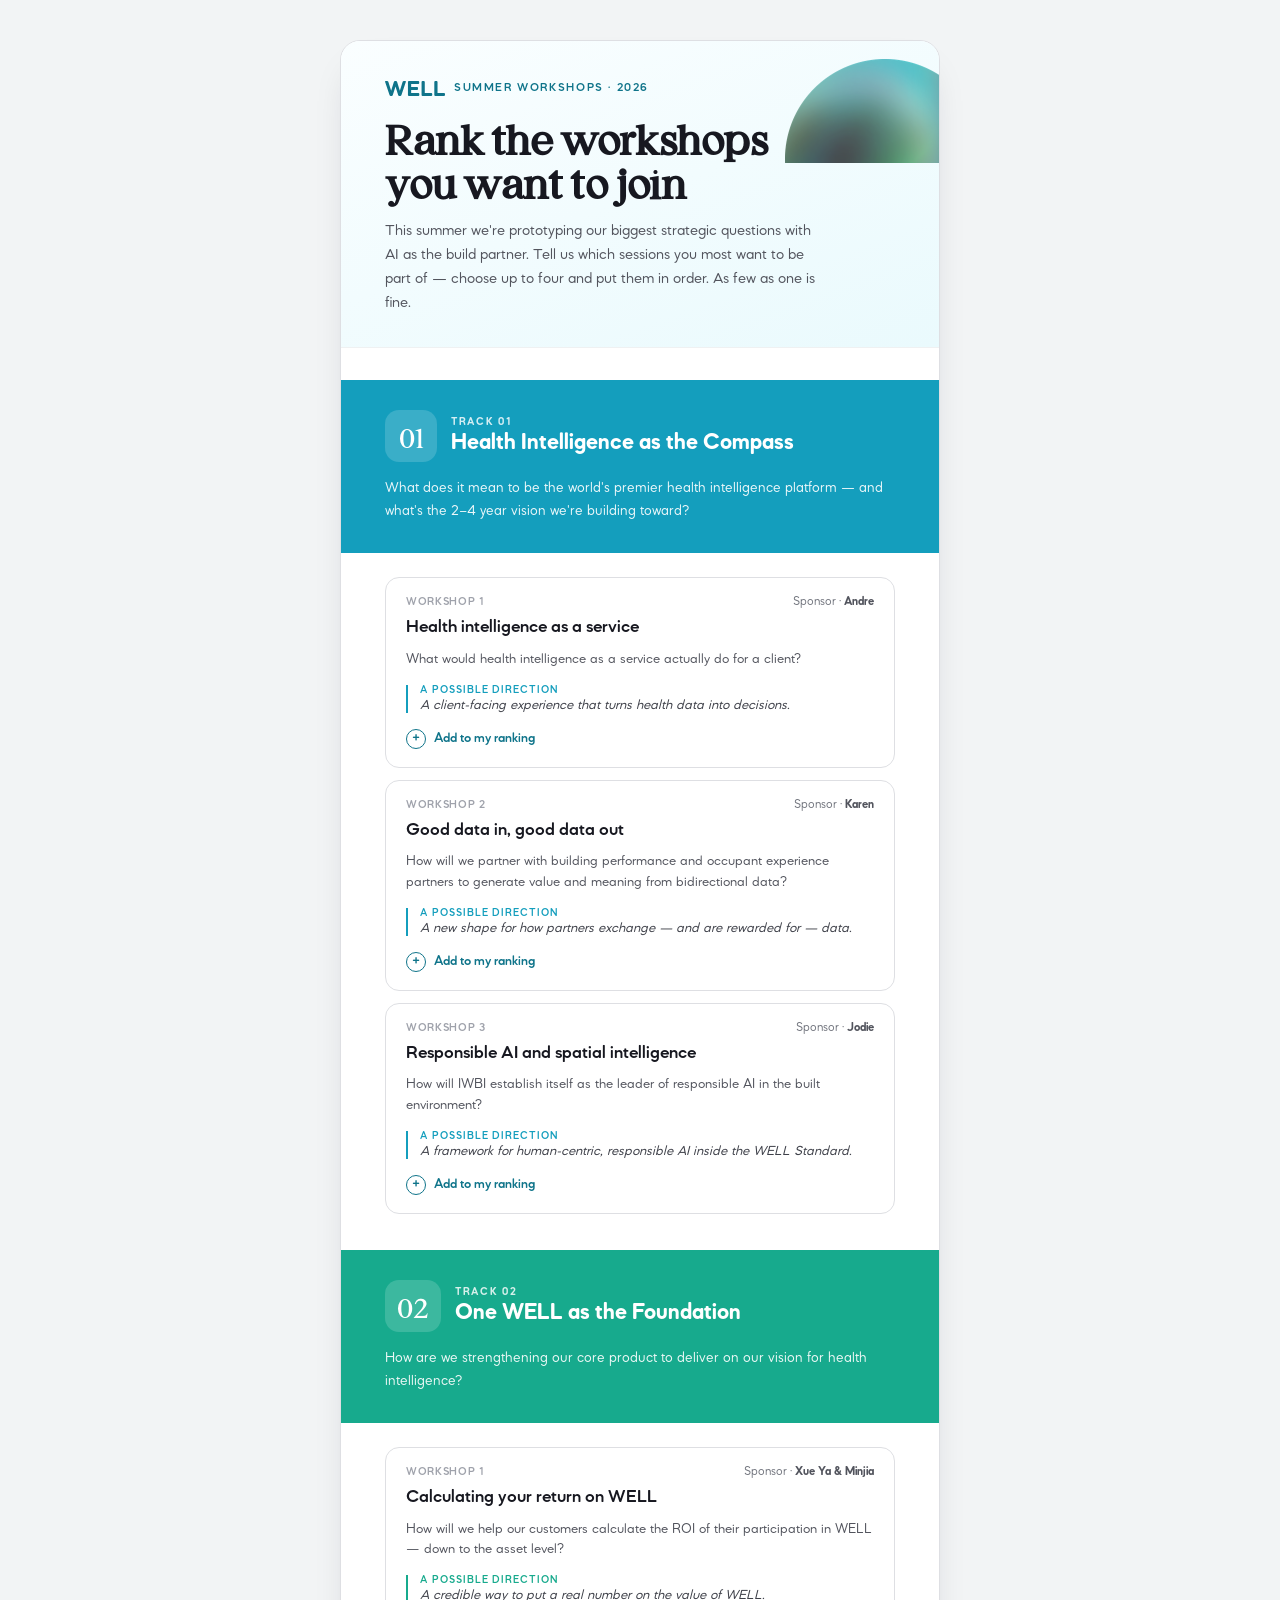
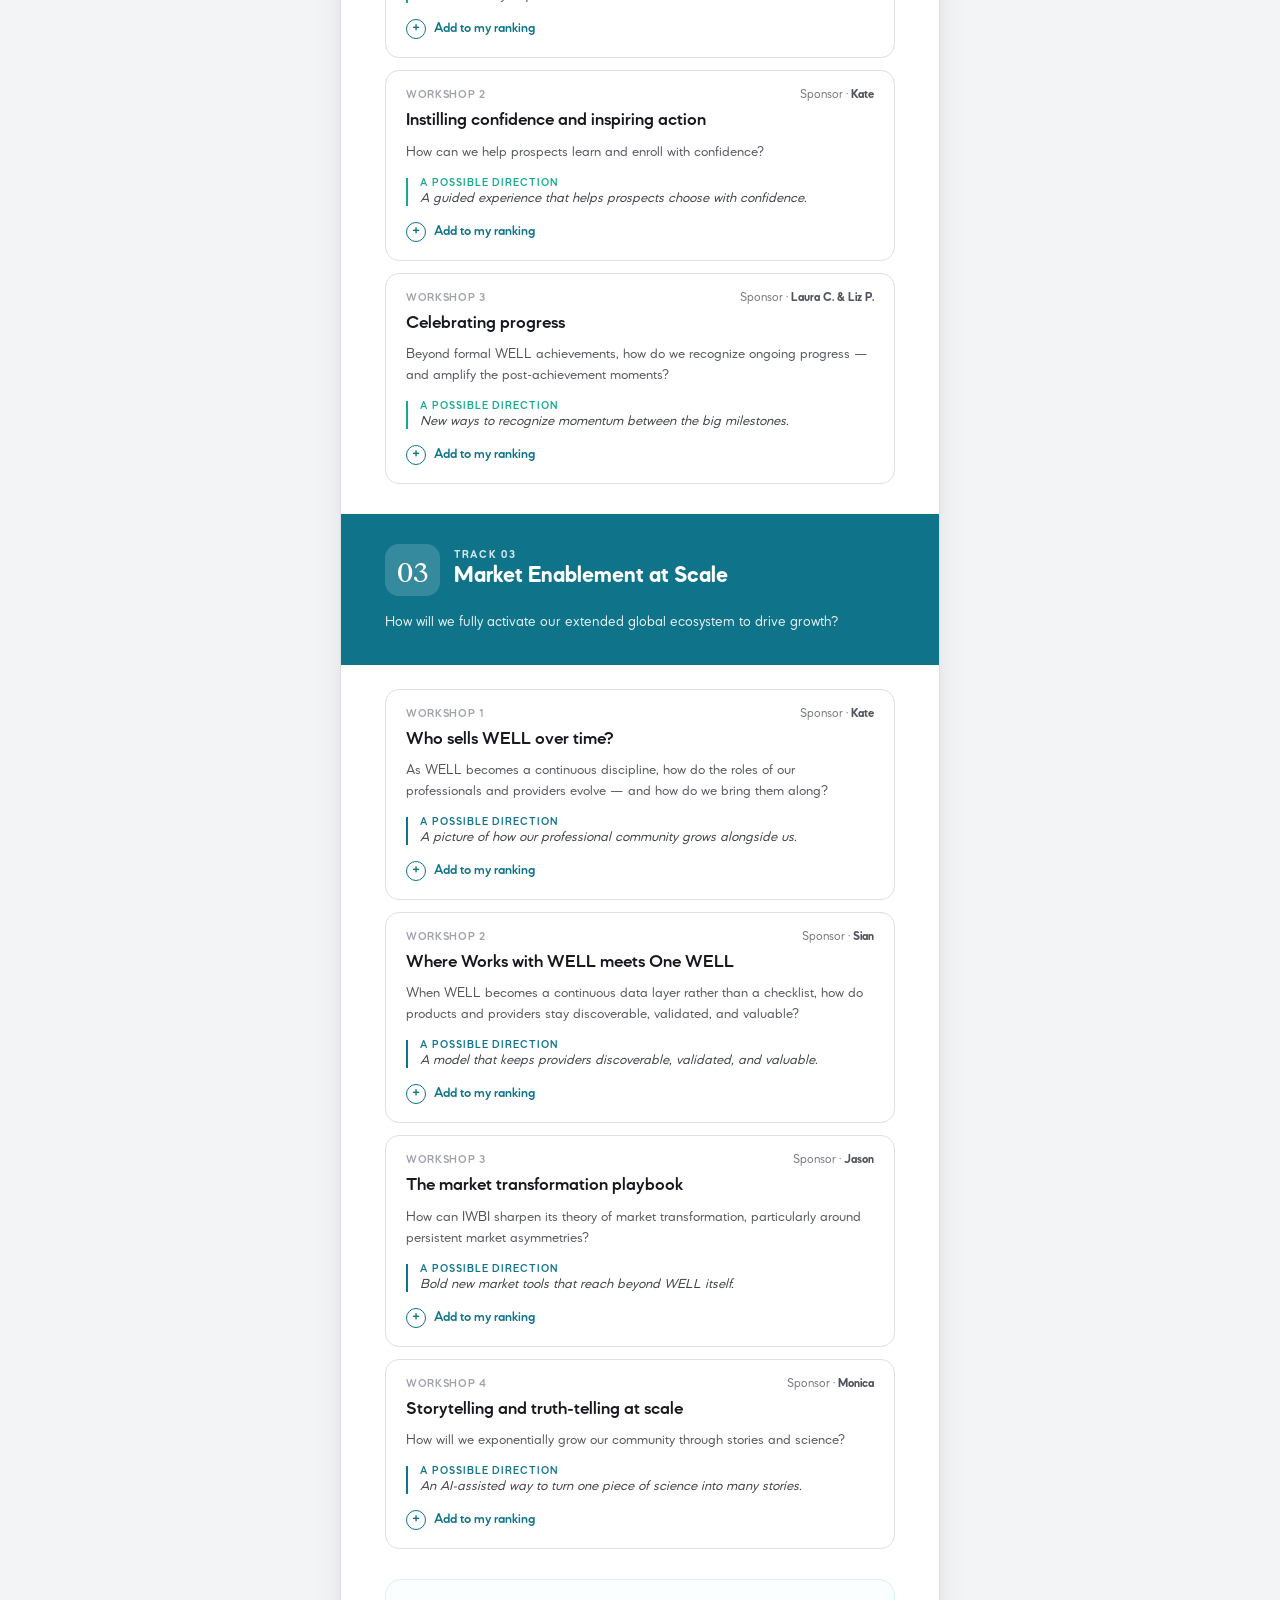
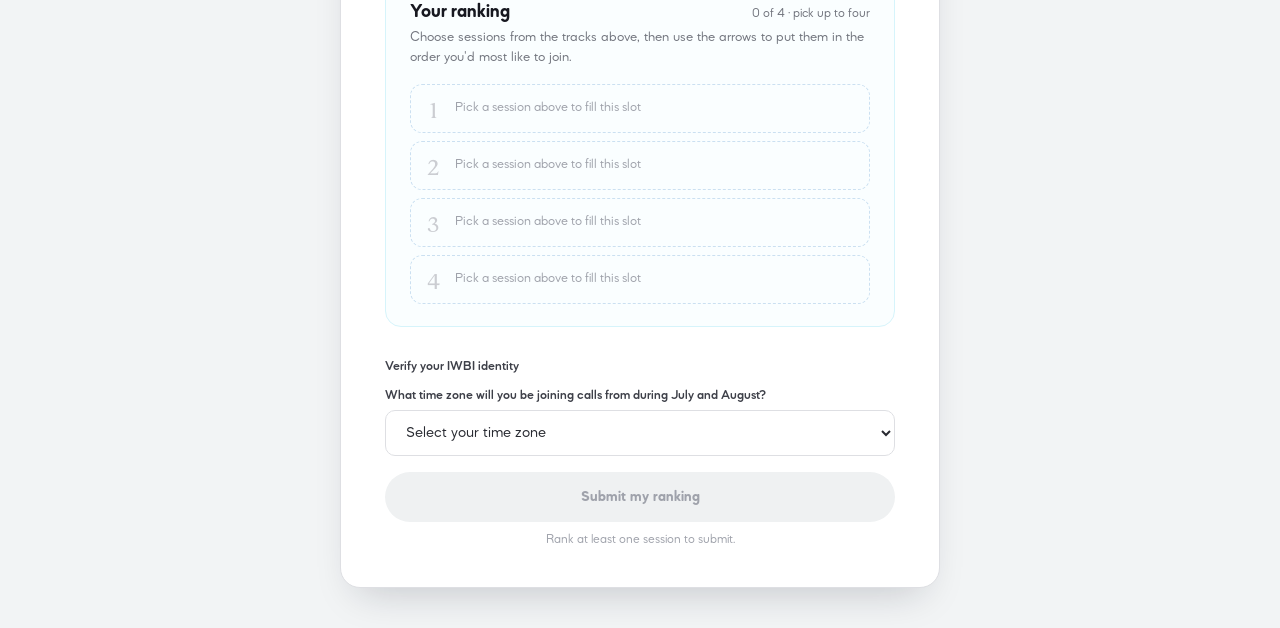
<file: docs/index.html>
<!DOCTYPE html>
<html lang="en">
<head>
<meta charset="utf-8">
<meta name="viewport" content="width=device-width, initial-scale=1">
<title>IWBI Summer Workshops — Rank Your Picks</title>
<meta name="description" content="Rank the summer workshop sessions you'd most like to build.">
<link rel="stylesheet" href="styles.css?v=2">
</head>
<body>

<div class="page">
  <div class="card">

    <!-- FORM VIEW -->
    <div id="form-view">

      <!-- HERO -->
      <div class="hero">
        <img class="hero-sphere" src="assets/half-sphere.png" alt="">
        <div class="hero-inner">
          <div class="hero-badge">
            <svg width="60" height="15" viewBox="0 0 64 16" fill="none" aria-hidden="true"><path d="M53.5868 0H55.0485C55.6026 0 56.0325 0.404706 56.0325 0.969412V12.8941H63.016C63.5701 12.8941 64 13.2988 64 13.8447V15.0306C64 15.5765 63.5701 16 63.016 16H53.5868C53.0327 16 52.6028 15.5765 52.6028 15.0306V0.969412C52.6028 0.404706 53.0423 0 53.5868 0Z" fill="currentColor"></path><path d="M39.9826 0H41.4442C41.9983 0 42.4282 0.404706 42.4282 0.969412V12.8941H49.4118C49.9659 12.8941 50.3958 13.2988 50.3958 13.8447V15.0306C50.3958 15.5765 49.9659 16 49.4118 16H39.9826C39.4285 16 38.9986 15.5765 38.9986 15.0306V0.969412C38.9986 0.404706 39.4285 0 39.9826 0Z" fill="currentColor"></path><path d="M25.4615 0H35.5212C36.0944 0 36.5052 0.404706 36.5052 0.969412V2.15529C36.5052 2.70118 36.0944 3.12471 35.5212 3.12471H27.9072V6.37176H34.222C34.7761 6.37176 35.206 6.77647 35.206 7.32235V8.50824C35.206 9.07294 34.7761 9.47765 34.222 9.47765H27.9072V12.8941H35.6359C36.2091 12.8941 36.6199 13.2988 36.6199 13.8447V15.0306C36.6199 15.5765 36.2091 16 35.6359 16H25.4615C24.9074 16 24.4775 15.5765 24.4775 15.0306V0.969412C24.4775 0.404706 24.9074 0 25.4615 0Z" fill="currentColor"></path><path d="M2.26579 0C2.81989 0 3.37399 0.376471 3.53639 0.922353L6.56483 10.4941L9.51684 0.856471C9.66014 0.357647 10.1665 0 10.6728 0H11.6855C12.2109 0 12.7172 0.357647 12.8605 0.856471L15.8412 10.5035L18.8314 0.922353C18.9747 0.376471 19.5288 0 20.102 0H21.6401C22.1942 0 22.4808 0.404706 22.2898 0.922353L17.4653 15.1435C17.2933 15.6141 16.7965 16 16.2616 16H15.2489C14.7426 16 14.2362 15.6424 14.0929 15.1435L11.1887 5.92L8.25578 15.1435C8.11248 15.6424 7.60615 16 7.08071 16H6.08716C5.58083 16 5.0745 15.6235 4.91209 15.1435L0.0589489 0.922353C-0.13212 0.404706 0.154483 0 0.727688 0H2.26579Z" fill="currentColor"></path></svg>
            <span>SUMMER WORKSHOPS · 2026</span>
          </div>
          <h1>Rank the workshops you want to join</h1>
          <p>This summer we're prototyping our biggest strategic questions with AI as the build partner. Tell us which sessions you most want to be part of — choose up to four and put them in order. As few as one is fine.</p>
        </div>
      </div>

      <div class="body">

        <!-- TRACKS 01–03 -->
        <div id="tracks"></div>

        <!-- RANKING PANEL -->
        <div class="rank-panel">
          <div class="rank-panel-head">
            <h3>Your ranking</h3>
            <div class="rank-count"><span id="rank-count">0</span> of 4 · pick up to four</div>
          </div>
          <p class="rank-panel-desc">Choose sessions from the tracks above, then use the arrows to put them in the order you'd most like to join.</p>
          <div id="rank-slots" class="rank-slots"></div>
        </div>

        <!-- EMAIL + SUBMIT -->
        <div class="form-footer">
          <label>Verify your IWBI identity</label>
          <div id="g-signin-btn"></div>
          <div id="signed-in-as" class="signed-in-as hidden">
            <img id="signed-in-avatar" class="signed-in-avatar" alt="">
            <div>
              <div id="signed-in-name" class="signed-in-name"></div>
              <div id="signed-in-email" class="signed-in-email"></div>
            </div>
            <button id="signout-btn" type="button" class="signout-link">Not you?</button>
          </div>
          <p id="signin-error" class="signin-error hidden"></p>
          <label for="timezone-input">What time zone will you be joining calls from during July and August?</label>
          <select id="timezone-input" class="email-input tz-select">
            <option value="" disabled selected>Select your time zone</option>
            <option>Pacific Time (US)</option>
            <option>Mountain Time (US)</option>
            <option>Central Time (US)</option>
            <option>Eastern Time (US)</option>
            <option>UK (GMT/BST)</option>
            <option>Central Europe (CET/CEST)</option>
            <option>India (IST)</option>
            <option>China (CST)</option>
            <option>Australia (AEST/AEDT)</option>
            <option>Other</option>
          </select>
          <button id="submit-btn" class="submit-btn" disabled>Submit my ranking</button>
          <p id="submit-hint" class="submit-hint">Rank at least one session to submit.</p>
        </div>

      </div>
    </div>

    <!-- CONFIRMATION VIEW -->
    <div id="confirm-view" class="confirm hidden">
      <div class="confirm-check">
        <svg width="26" height="26" viewBox="0 0 24 24" fill="none" stroke="#17aa8d" stroke-width="2.4" stroke-linecap="round" stroke-linejoin="round"><path d="M20 6 9 17l-5-5"/></svg>
      </div>
      <h2>You're in.</h2>
      <p>Thanks — your ranking is recorded for <b id="confirm-email"></b>. We'll use everyone's picks to shape who builds what this summer.</p>
      <div class="confirm-box">
        <div class="confirm-box-label">Your ranking</div>
        <div id="confirm-rows"></div>
      </div>
      <div class="confirm-actions">
        <button id="copy-btn" class="btn-secondary">Copy summary</button>
        <button id="edit-btn" class="btn-primary">Edit my picks</button>
      </div>
    </div>

  </div>
</div>

<script src="https://accounts.google.com/gsi/client" async></script>
<script src="app.js?v=2"></script>
</body>
</html>
</file>
<file: docs/styles.css>
/* IWBI Summer Workshop Signup — pixel match of Claude Design export (project/Workshop Signup.dc.html) */

@font-face { font-family:"Mazzard Soft M"; src:url("fonts/mazzardsoftm-light.otf") format("opentype"); font-weight:300; font-display:swap; }
@font-face { font-family:"Mazzard Soft M"; src:url("fonts/mazzardsoftm-regular.otf") format("opentype"); font-weight:400; font-display:swap; }
@font-face { font-family:"Mazzard Soft M"; src:url("fonts/mazzardsoftm-medium.otf") format("opentype"); font-weight:500; font-display:swap; }
@font-face { font-family:"Mazzard Soft M"; src:url("fonts/mazzardsoftm-semibold.otf") format("opentype"); font-weight:600; font-display:swap; }
@font-face { font-family:"Mazzard Soft M"; src:url("fonts/mazzardsoftm-bold.otf") format("opentype"); font-weight:700; font-display:swap; }
@font-face { font-family:"FtMade"; src:url("fonts/FTMade-Regular.woff2") format("woff2"), url("fonts/FTMade-Regular.woff") format("woff"); font-weight:400; font-display:swap; }

* { box-sizing:border-box; }
html, body { margin:0; }
body {
  font-family:"Mazzard Soft M", ui-sans-serif, system-ui, sans-serif;
  -webkit-font-smoothing:antialiased;
  font-feature-settings:"ss01" on,"ss03" on;
  background:#f2f4f5;
}

@keyframes fadeUp { from { opacity:0; transform:translateY(8px); } to { opacity:1; transform:none; } }

input::placeholder { color:#9fa2ab; }
input:focus { outline:none; border-color:#39c9ea !important; box-shadow:0 0 0 3px rgba(57,201,234,.25); }

/* ── Page shell ───────────────────────────────────────────── */
.page {
  min-height:100vh;
  padding:40px 20px;
  display:flex;
  justify-content:center;
  align-items:flex-start;
}
.card {
  --pad: 44px;
  width:600px;
  max-width:100%;
  background:#fff;
  border:1px solid #dedfe3;
  border-radius:20px;
  box-shadow:0 20px 40px -18px rgba(16,24,40,.22);
  overflow:hidden;
}

/* ── Hero ─────────────────────────────────────────────────── */
.hero {
  position:relative;
  padding:40px var(--pad) 32px;
  background:linear-gradient(160deg,#fafeff 0%,#eafafd 100%);
  border-bottom:1px solid #eff1f2;
  overflow:hidden;
}
.hero-sphere { position:absolute; right:-46px; top:-30px; width:200px; height:200px; object-fit:contain; opacity:.9; pointer-events:none; }
.hero-inner { position:relative; }
.hero-badge { display:flex; align-items:center; gap:9px; color:#0f748a; margin-bottom:20px; }
.hero-badge span { font-weight:600; font-size:11.5px; letter-spacing:.14em; }
.hero h1 { margin:0; max-width:400px; font-family:'FtMade',serif; font-size:42px; line-height:1.04; letter-spacing:-.01em; color:#171820; }
.hero p { margin:16px 0 0; max-width:430px; font-size:15px; line-height:1.6; color:#52545d; }

/* ── Body ─────────────────────────────────────────────────── */
.body { padding:32px var(--pad) 40px; }

/* ── Track color band ───────────────────────────────────────── */
.track { margin-bottom:30px; }
.track:first-of-type { margin-bottom:36px; }
.track-band {
  margin:0 calc(var(--pad) * -1);
  padding:30px var(--pad);
  color:#fff;
}
.track-band.with-gap { margin-bottom:24px; }
.track-band-head { display:flex; align-items:center; gap:14px; }
.track-chip {
  display:inline-flex; align-items:center; justify-content:center;
  min-width:52px; height:52px; padding:0 12px; border-radius:14px;
  background:rgba(255,255,255,.16); color:#fff;
  font-family:'FtMade',serif; font-size:28px; line-height:1;
}
.track-label { font-weight:700; font-size:10.5px; letter-spacing:.16em; color:rgba(255,255,255,.82); margin-bottom:3px; }
.track-name { font-weight:700; font-size:23px; line-height:1.1; color:#fff; }
.track-copy { margin:16px 0 0; font-size:14px; line-height:1.6; color:rgba(255,255,255,.92); max-width:520px; }

/* ── Workshop cards ───────────────────────────────────────── */
.cards { display:flex; flex-direction:column; gap:12px; }
.card-ws {
  position:relative;
  cursor:pointer;
  background:#fff;
  border:1px solid #dedfe3;
  border-radius:14px;
  padding:18px 20px;
  transition:box-shadow .2s, transform .2s;
}
.card-ws:hover, .card-ws:focus-visible {
  box-shadow:0 10px 22px -14px rgba(16,24,40,.28);
  transform:translateY(-1px);
}
.card-ws:focus-visible { outline:2px solid #39c9ea; outline-offset:2px; }
.card-ws .ring { position:absolute; inset:0; border:2px solid var(--accent); border-radius:14px; pointer-events:none; }
.pick-badge {
  position:absolute; top:-11px; left:18px;
  display:flex; align-items:center; gap:6px; height:24px; padding:0 12px;
  border-radius:9999px; background:var(--accent); color:#fff;
  font-weight:700; font-size:12px; letter-spacing:.02em;
}
.card-ws-top { display:flex; align-items:center; justify-content:space-between; margin-bottom:8px; }
.card-code { font-weight:600; font-size:11px; letter-spacing:.06em; color:#9fa2ab; white-space:nowrap; }
.card-sponsor { font-size:12px; color:#71747d; }
.card-sponsor b { color:#52545d; }
.card-title { margin:0 0 10px; font-size:18px; font-weight:600; line-height:1.25; color:#171820; }
.card-prompt { margin:0 0 14px; font-size:13.5px; line-height:1.55; color:#52545d; }
.card-teaser { border-left:2px solid var(--accent); padding-left:12px; margin-bottom:16px; }
.card-teaser-label { font-weight:600; font-size:10.5px; letter-spacing:.09em; text-transform:uppercase; color:var(--accent); margin-bottom:3px; }
.card-teaser-text { font-size:13.5px; font-style:italic; color:#3e4049; }
.card-action { display:flex; align-items:center; gap:8px; font-weight:600; font-size:13.5px; color:var(--action-color); }
.card-action-mark {
  display:inline-flex; align-items:center; justify-content:center;
  width:20px; height:20px; border-radius:9999px; border:1.5px solid var(--action-color);
}

/* ── Ranking panel ────────────────────────────────────────── */
.rank-panel { background:#fafeff; border:1px solid #d6f4fb; border-radius:16px; padding:22px 24px; margin-top:8px; }
.rank-panel-head { display:flex; align-items:baseline; justify-content:space-between; margin-bottom:6px; }
.rank-panel-head h3 { margin:0; font-size:19px; font-weight:700; color:#171820; }
.rank-count { font-size:12.5px; color:#71747d; }
.rank-panel-desc { margin:0 0 16px; font-size:13.5px; line-height:1.5; color:#71747d; }
.rank-slots { display:flex; flex-direction:column; gap:8px; }
.rank-slot-filled { display:flex; align-items:center; gap:12px; background:#fff; border:1px solid #dedfe3; border-radius:12px; padding:10px 12px; }
.rank-slot-num { font-family:'FtMade',serif; font-size:22px; color:var(--accent); min-width:20px; text-align:center; }
.rank-slot-info { flex:1; min-width:0; }
.rank-slot-title { font-weight:600; font-size:14px; color:#282a31; white-space:nowrap; overflow:hidden; text-overflow:ellipsis; }
.rank-slot-track { font-size:11.5px; color:#71747d; }
.rank-slot-actions { display:flex; gap:4px; flex:none; }
.rank-btn { width:28px; height:28px; border-radius:8px; border:1px solid #dedfe3; background:#fff; color:#52545d; cursor:pointer; display:flex; align-items:center; justify-content:center; font-family:inherit; font-size:14px; }
.rank-btn:disabled { opacity:.35; cursor:not-allowed; }
.rank-btn.remove { color:#c92e3f; }
.rank-slot-empty { display:flex; align-items:center; gap:12px; border:1.5px dashed #cbe0f1; border-radius:12px; padding:10px 12px; }
.rank-slot-empty .rank-slot-num { color:#cbcdd2; }
.rank-slot-empty .rank-slot-hint { font-size:13px; color:#9fa2ab; }

/* ── Email + submit ───────────────────────────────────────── */
.form-footer { padding-top:26px; margin-top:8px; }
.form-footer label { display:block; font-weight:600; font-size:13px; color:#3e4049; margin-bottom:7px; }
.email-input { width:100%; height:46px; padding:0 16px; border:1px solid #dedfe3; border-radius:10px; font-family:inherit; font-size:15px; color:#282a31; background:#fff; margin-bottom:16px; }
select.email-input { cursor:pointer; }
#g-signin-btn { margin-bottom:16px; }
.signed-in-as { display:flex; align-items:center; gap:10px; padding:10px 12px; border:1px solid #dedfe3; border-radius:10px; margin-bottom:16px; }
.signed-in-avatar { width:32px; height:32px; border-radius:9999px; }
.signed-in-name { font-weight:600; font-size:13.5px; color:#282a31; }
.signed-in-email { font-size:12px; color:#71747d; }
.signout-link { margin-left:auto; background:none; border:none; color:#0f748a; font-family:inherit; font-size:12.5px; font-weight:600; cursor:pointer; }
.signin-error { margin:0 0 16px; font-size:12.5px; color:#c92e3f; }
.submit-btn { width:100%; height:50px; border-radius:9999px; border:none; font-family:inherit; font-weight:700; font-size:15px; cursor:pointer; background:#0f748a; color:#fff; transition:background .15s; }
.submit-btn:disabled { background:#eff1f2; color:#9fa2ab; cursor:not-allowed; }
.submit-hint { margin:12px 0 0; text-align:center; font-size:12.5px; color:#9fa2ab; }

/* ── Confirmation ─────────────────────────────────────────── */
.confirm { padding:56px 44px; text-align:center; animation:fadeUp .4s ease; }
.confirm-check { width:56px; height:56px; margin:0 auto 20px; border-radius:9999px; background:#e0fbf5; display:flex; align-items:center; justify-content:center; }
.confirm h2 { margin:0; font-family:'FtMade',serif; font-size:34px; line-height:1.1; color:#171820; }
.confirm p { margin:12px auto 0; max-width:380px; font-size:15px; line-height:1.6; color:#52545d; }
.confirm p b { color:#282a31; }
.confirm-box { margin:28px 0 0; text-align:left; background:#fafeff; border:1px solid #eff1f2; border-radius:14px; padding:20px 22px; }
.confirm-box-label { font-weight:600; font-size:12px; letter-spacing:.08em; text-transform:uppercase; color:#0f748a; margin-bottom:12px; }
.confirm-row { display:flex; align-items:baseline; gap:12px; padding:8px 0; border-top:1px solid #f4f5f6; }
.confirm-rank { font-family:'FtMade',serif; font-size:20px; color:var(--accent); min-width:22px; }
.confirm-title { font-weight:600; font-size:15px; color:#282a31; }
.confirm-track { font-size:12.5px; color:#71747d; }
.confirm-actions { display:flex; gap:12px; justify-content:center; margin-top:24px; }
.btn-secondary { padding:12px 22px; border-radius:9999px; border:1px solid #dedfe3; background:#fff; color:#282a31; font-family:inherit; font-weight:600; font-size:14px; cursor:pointer; }
.btn-primary { padding:12px 22px; border-radius:9999px; border:none; background:#0f748a; color:#fff; font-family:inherit; font-weight:600; font-size:14px; cursor:pointer; }

.hidden { display:none !important; }

/* ── Mobile ───────────────────────────────────────────────── */
@media (max-width:640px) {
  .page { padding:0; }
  .card { --pad:24px; width:100%; border-radius:0; border:none; box-shadow:none; }
  .hero h1 { font-size:32px; }
  .confirm { padding:48px 24px; }
}
</file>
